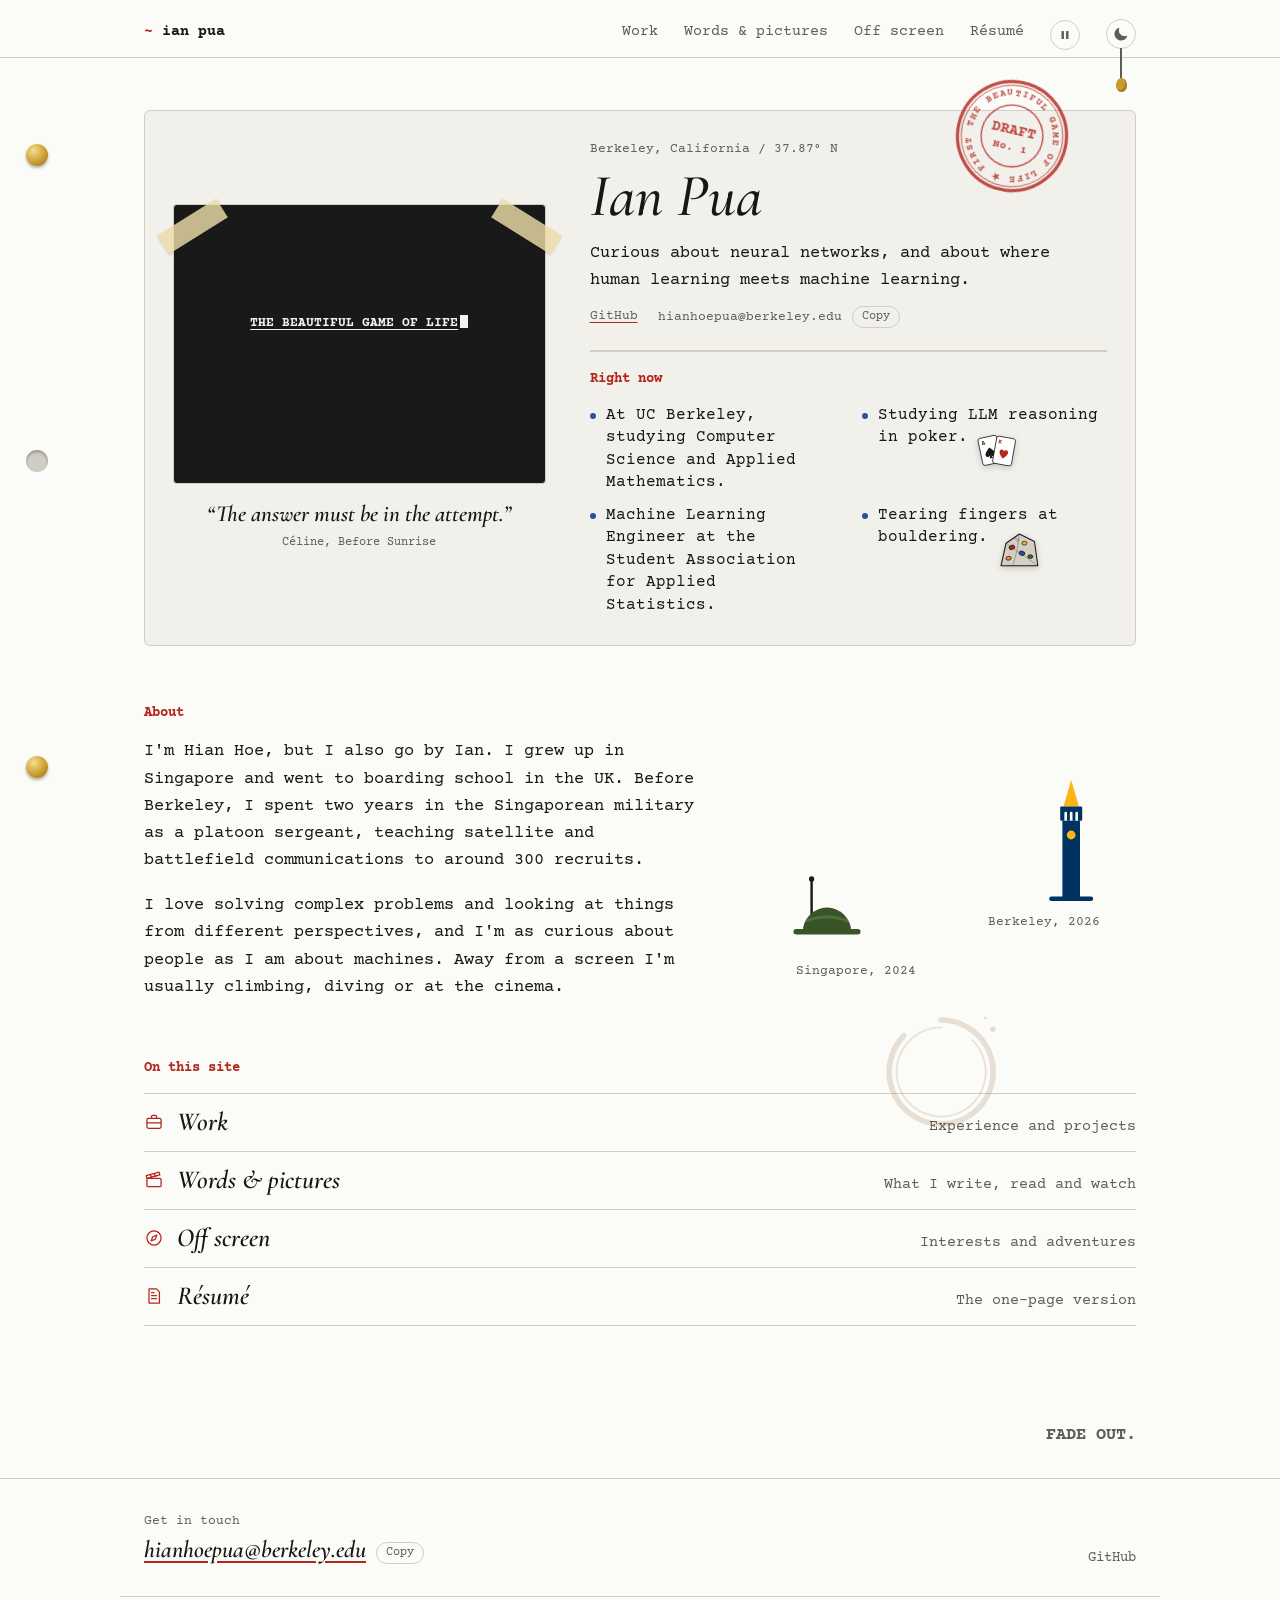
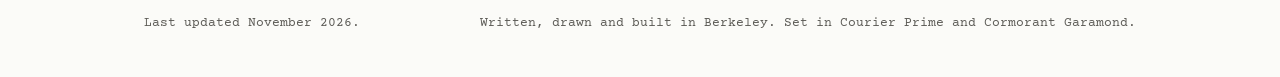
<file: index.html>
<!DOCTYPE html>
<html lang="en">
<head>
<meta charset="utf-8">
<meta name="viewport" content="width=device-width, initial-scale=1">
<title>Ian Pua</title>
<meta name="description" content="Ian Pua. Computer Science and Applied Mathematics at UC Berkeley.">

<!-- Link preview, shown when the site is shared. Change the address below if the site moves. -->
<meta property="og:type" content="website">
<meta property="og:title" content="Ian Pua">
<meta property="og:description" content="Computer Science and Applied Mathematics at UC Berkeley. Studying LLM reasoning in poker.">
<meta property="og:url" content="https://phihooo.github.io/">
<meta property="og:image" content="https://phihooo.github.io/og.png">
<meta name="twitter:card" content="summary_large_image">

<link rel="icon" href="favicon.svg" type="image/svg+xml">
<link rel="alternate icon" href="favicon.png" type="image/png">
<link rel="apple-touch-icon" href="apple-touch-icon.png">
<link rel="preconnect" href="https://fonts.googleapis.com">
<link rel="preconnect" href="https://fonts.gstatic.com" crossorigin>
<link href="https://fonts.googleapis.com/css2?family=Caveat:wght@500;700&family=Cormorant+Garamond:ital,wght@1,500;1,600&family=Courier+Prime:ital,wght@0,400;0,700;1,400&display=swap" rel="stylesheet">
<link rel="stylesheet" href="css/site.css">
</head>
<body>

<a class="skip" href="#main">Skip to content</a>

<div class="lights" id="lights" aria-hidden="true"></div>

<div class="holes" aria-hidden="true"><i class="brad"></i><i></i><i class="brad"></i></div>

<header class="top">
  <nav class="nav" aria-label="Main">
    <a class="wordmark" href="#home" data-route="home">ian pua</a>
    <ul class="nav-links">
      <li><a href="#work" data-route="work">Work</a></li>
      <li><a href="#media" data-route="media">Words &amp; pictures</a></li>
      <li><a href="#offscreen" data-route="offscreen">Off screen</a></li>
      <li><a href="#resume" data-route="resume">Résumé</a></li>
      <li><button type="button" class="mode motion" id="motion"></button></li>
      <li><button type="button" class="mode" id="mode"><span class="mode-ico" id="mode-ico"></span><span class="cord" aria-hidden="true"><i class="cord-line"></i><i class="cord-bead"></i></span></button></li>
    </ul>
  </nav>
</header>

<main id="main">

  <noscript>
    <div class="wrap noscript">
      <h1>Ian Pua</h1>
      <p>Computer Science and Applied Mathematics at UC Berkeley. Studying LLM reasoning in poker, and a Machine Learning Engineer at the Student Association for Applied Statistics.</p>
      <p>I'm Hian Hoe, but I also go by Ian. I grew up in Singapore, went to boarding school in the UK, and spent two years in the Singaporean military before Berkeley.</p>
      <p>Email: hianhoepua@berkeley.edu<br>GitHub: <a href="https://github.com/phihooo">github.com/phihooo</a></p>
      <p>The rest of this site needs JavaScript switched on.</p>
    </div>
  </noscript>

  <!-- HOME -->
  <section class="view" data-view="home">
    <div class="wrap">
      <div class="card">
        <span class="sticker st-stamp" data-sticker="stamp" aria-hidden="true"></span>
        <div class="screen-col">
          <div class="screen">
            <i class="tape tape-l" aria-hidden="true"></i><i class="tape tape-r" aria-hidden="true"></i>
            <canvas id="leader" aria-hidden="true"></canvas>
            <div class="screen-html" id="screen-html" hidden></div>
          </div>
          <blockquote class="quote" id="quote" hidden></blockquote>
        </div>
        <div class="intro">
          <p class="where" id="where"></p>
          <h1 class="name"><span class="name-hit" id="name-hit" tabindex="0" aria-label="Ian Pua, also Hian Hoe Pua"><span class="first" id="first-name" aria-hidden="true"><span class="f-a">Ian</span><span class="f-b">Hian Hoe</span></span><span aria-hidden="true"> Pua</span></span></h1>
          <p class="hero-line" id="tagline"></p>
          <p class="contact-row" id="hero-links"></p>
          <h2 class="h-small rule-top">Right now</h2>
          <ul class="now" id="now-list"></ul>
        </div>
      </div>

      <section class="home-about" id="sec-about">
        <h2 class="h-small">About</h2>
        <div class="about-grid">
          <div class="prose" id="about-prose"></div>
          <dl class="facts" id="about-facts"></dl>
          <figure class="walk">
            <svg viewBox="0 0 300 204" role="img" aria-label="A trail of footprints leading from an army helmet with a radio antenna to a campus bell tower, changing from green boot prints to blue shoe prints along the way.">
              <!-- start: helmet with a signaller's antenna -->
              <g class="start">
                <path class="antenna" d="M26 150 V112"/>
                <circle class="antenna-tip" cx="26" cy="110" r="2.4"/>
                <path class="helmet" d="M18 158 a22 22 0 0 1 44 0 z"/>
                <path class="helmet-brim" d="M12 158 h56"/>
                <path class="helmet-band" d="M22 148 q18 -7 36 0"/>
              </g>
              <!-- the walk -->
              <g class="print" style="--i:0;--mix:100%" transform="translate(86.5 154.0) rotate(113)"><rect x="-4.6" y="-9" width="9.2" height="10.5" rx="2.6"/><rect x="-3.9" y="3.4" width="7.8" height="5.6" rx="1.6"/></g>
              <g class="print" style="--i:1;--mix:89%" transform="translate(100.4 169.8) rotate(88)"><rect x="-4.6" y="-9" width="9.2" height="10.5" rx="2.6"/><rect x="-3.9" y="3.4" width="7.8" height="5.6" rx="1.6"/></g>
              <g class="print" style="--i:2;--mix:78%" transform="translate(112.2 153.9) rotate(66)"><rect x="-4.6" y="-9" width="9.2" height="10.5" rx="2.6"/><rect x="-3.9" y="3.4" width="7.8" height="5.6" rx="1.6"/></g>
              <g class="print" style="--i:3;--mix:67%" transform="translate(132.4 156.8) rotate(53)"><rect x="-4.6" y="-9" width="9.2" height="10.5" rx="2.6"/><rect x="-3.9" y="3.4" width="7.8" height="5.6" rx="1.6"/></g>
              <g class="print" style="--i:4;--mix:56%" transform="translate(137.6 135.6) rotate(49)"><rect x="-4.6" y="-9" width="9.2" height="10.5" rx="2.6"/><rect x="-3.9" y="3.4" width="7.8" height="5.6" rx="1.6"/></g>
              <g class="print" style="--i:5;--mix:44%" transform="translate(159.9 133.6) rotate(51)"><ellipse cx="0" cy="-3.6" rx="4.4" ry="6.2"/><ellipse cx="0" cy="6.2" rx="3.3" ry="3.2"/></g>
              <g class="print" style="--i:6;--mix:33%" transform="translate(167.5 112.2) rotate(59)"><ellipse cx="0" cy="-3.6" rx="4.4" ry="6.2"/><ellipse cx="0" cy="6.2" rx="3.3" ry="3.2"/></g>
              <g class="print" style="--i:7;--mix:22%" transform="translate(189.6 116.3) rotate(73)"><ellipse cx="0" cy="-3.6" rx="4.4" ry="6.2"/><ellipse cx="0" cy="6.2" rx="3.3" ry="3.2"/></g>
              <g class="print" style="--i:8;--mix:11%" transform="translate(207.4 101.0) rotate(92)"><ellipse cx="0" cy="-3.6" rx="4.4" ry="6.2"/><ellipse cx="0" cy="6.2" rx="3.3" ry="3.2"/></g>
              <g class="print" style="--i:9;--mix:0%" transform="translate(227.8 118.1) rotate(109)"><ellipse cx="0" cy="-3.6" rx="4.4" ry="6.2"/><ellipse cx="0" cy="6.2" rx="3.3" ry="3.2"/></g>
              <!-- end: a campus bell tower -->
              <g class="finish">
                <path class="spire" d="M262 20 L255 44 H269 Z"/>
                <rect class="belfry" x="252" y="44" width="20" height="13" rx="1"/>
                <path class="arches" d="M257 57 v-7 M262 57 v-7 M267 57 v-7"/>
                <rect class="tower" x="254" y="57" width="16" height="71"/>
                <circle class="clock" cx="262" cy="70" r="4"/>
                <path class="tower-base" d="M244 128 h36"/>
              </g>
              <text class="tag" x="12" y="196">Singapore, 2024</text>
              <text class="tag" x="288" y="152" text-anchor="end">Berkeley, 2026</text>
            </svg>
          </figure>
        </div>
      </section>

      <div class="home-index">
        <span class="sticker st-coffee" data-sticker="coffee" aria-hidden="true"></span>
        <h2 class="h-small">On this site</h2>
        <ul class="index">
          <li><a href="#work"><span class="index-name"><span class="ico" data-icon="work"></span>Work</span><span class="index-note">Experience and projects</span></a></li>
          <li><a href="#media"><span class="index-name"><span class="ico" data-icon="film"></span>Words &amp; pictures</span><span class="index-note">What I write, read and watch</span></a></li>
          <li><a href="#offscreen"><span class="index-name"><span class="ico" data-icon="compass"></span>Off screen</span><span class="index-note">Interests and adventures</span></a></li>
          <li><a href="#resume"><span class="index-name"><span class="ico" data-icon="article"></span>Résumé</span><span class="index-note">The one-page version</span></a></li>
        </ul>
      </div>
    </div>
  </section>

  <!-- WORK: experience + projects -->
  <section class="view" data-view="work" hidden>
    <div class="wrap page">
      <h1 class="page-title slug">Work</h1>
      <div class="sticky" aria-hidden="true">still writing<br>this part.<br>back soon!</div>
      <section class="part" id="sec-experience">
        <h2 class="sub"><span class="ico" data-icon="work"></span>Experience</h2>
        <ol class="xp" id="xp-list" hidden></ol>
        <div class="pending" id="xp-empty">
          <p class="pending-title">Coming soon</p>
          <p class="pending-note">I'm writing this section up. Until then, my GitHub is the best place to see what I've been doing.</p>
        </div>
      </section>
      <section class="part" id="sec-projects">
        <h2 class="sub"><span class="ico" data-icon="cube"></span>Projects</h2>
        <ul class="projects" id="proj-list" hidden></ul>
        <div class="pending" id="proj-empty">
          <p class="pending-title">Coming soon</p>
          <p class="pending-note">Project write-ups are on the way.</p>
        </div>
      </section>
    </div>
  </section>

  <!-- WORDS & PICTURES: writing + media diet -->
  <section class="view" data-view="media" hidden>
    <div class="wrap page">
      <h1 class="page-title slug">Words &amp; pictures</h1>
      <div class="page-stickers" aria-hidden="true"><span class="sticker st-ticket" data-sticker="ticket"></span><span class="sticker st-popcorn" data-sticker="popcorn"></span></div>
      <p class="page-lede">What I write, and the books, films, TV and articles I take in.</p>
      <section class="part" id="sec-writing">
        <h2 class="sub"><span class="ico" data-icon="pen"></span>Writing</h2>
        <ul class="posts" id="writing-list"></ul>
      </section>
      <section class="part" id="sec-media">
        <h2 class="sub"><span class="ico" data-icon="film"></span>Media diet</h2>
        <div class="chips" id="media-filters" role="group" aria-label="Filter by type"></div>
        <ul class="shelf" id="media-list"></ul>
      </section>
    </div>
  </section>

  <!-- ONE ESSAY (filled in by site.js) -->
  <section class="view" data-view="post" hidden>
    <div class="wrap page">
      <p class="back"><a href="#writing">Back to Writing</a></p>
      <article>
        <p class="post-when" id="post-when"></p>
        <h1 class="page-title" id="post-title"></h1>
        <div class="prose essay" id="post-body"></div>
      </article>
    </div>
  </section>

  <!-- OFF SCREEN: interests + adventures -->
  <section class="view" data-view="offscreen" hidden>
    <div class="wrap page">
      <h1 class="page-title slug ext">Off screen</h1>
      <p class="page-lede">What I do away from a screen, and where I've been.</p>
      <section class="part" id="sec-interests">
        <h2 class="sub"><span class="ico" data-icon="heart"></span>Interests</h2>
        <ul class="interests" id="interests-list"></ul>
      </section>
      <section class="part" id="sec-adventures">
        <h2 class="sub"><span class="ico" data-icon="compass"></span>Adventures</h2>
        <div class="passport" aria-hidden="true"><span class="sticker" data-sticker="stampsg"></span><span class="sticker" data-sticker="stampuk"></span><span class="sticker" data-sticker="stampus"></span></div>
        <p class="countdown" id="countdown" hidden></p>
        <dl class="stats" id="adventure-stats"></dl>
        <div class="map" id="map"></div>
        <ul class="pins" id="pin-list"></ul>
        <h3 class="h-small">Log</h3>
        <ul class="posts" id="adventure-log"></ul>
      </section>
    </div>
  </section>

  <!-- RÉSUMÉ -->
  <section class="view" data-view="resume" hidden>
    <div class="wrap page">
      <h1 class="page-title slug">Résumé</h1>
      <div class="clipped"><span class="sticker st-clip" data-sticker="clip" aria-hidden="true"></span><div class="pending" id="resume-box"></div></div>
    </div>
  </section>

</main>

<p class="fade-out wrap" aria-hidden="true">FADE OUT.</p>

<footer class="foot">
  <div class="wrap foot-row">
    <div>
      <p class="foot-label">Get in touch</p>
      <p class="foot-email" id="foot-email"></p>
    </div>
    <ul class="foot-links" id="foot-links"></ul>
  </div>
  <div class="wrap foot-credits">
    <span id="foot-updated"></span>
    <span>Written, drawn and built in Berkeley. Set in Courier Prime and Cormorant Garamond.</span>
  </div>
</footer>

<script src="js/content.js"></script>
<script src="js/world.js"></script>
<script src="js/site.js"></script>
</body>
</html>
</file>
<file: css/site.css>
/* Layout idea: the site is a screenplay. One typewriter face, page titles
   written as scene headings (INT. ABOUT - DAY), and day or night depending
   on the light or dark mode. */
:root {
  --paper: #fbfbf8;   /* page background */
  --shelf: #f1f0ea;   /* raised surfaces */
  --line:  #cfcdc4;   /* borders and rules */
  --ink:   #171717;   /* main text */
  --mist:  #5d5c57;   /* secondary text */
  --red:   #b3261e;   /* accent: the red pencil */
  --blue:  #2a4fa3;   /* second accent: the blue pencil */
  --land:  #e4e2d9;   /* land on the map */
  --tod: "DAY";       /* time of day in the scene headings */

  --type: "Courier Prime", "Courier New", Courier, monospace;
  --title: "Cormorant Garamond", "Times New Roman", serif;   /* italic serif for the name and for titles */
  color-scheme: light;
}
@media (prefers-color-scheme: dark) {
  :root:not([data-theme="light"]) {
    --paper: #141413; --shelf: #1e1e1c; --line: #3b3a36; --ink: #ecebe5; --mist: #a5a39b;
    --red: #ff8073; --blue: #93b2ff; --land: #2a2a27; --tod: "NIGHT";
    color-scheme: dark;
  }
}
:root[data-theme="dark"] {
  --paper: #141413; --shelf: #1e1e1c; --line: #3b3a36; --ink: #ecebe5; --mist: #a5a39b;
  --red: #ff8073; --blue: #93b2ff; --land: #2a2a27; --tod: "NIGHT";
  color-scheme: dark;
}

* { box-sizing: border-box; }
html { -webkit-text-size-adjust: 100%; }
body {
  margin: 0; background: var(--paper); color: var(--ink);
  font-family: var(--type); font-size: 17px; line-height: 1.6;
  min-height: 100vh; display: flex; flex-direction: column;
}
main { flex: 1; }
a { color: inherit; }
a:focus-visible, button:focus-visible { outline: 2px solid var(--red); outline-offset: 3px; border-radius: 2px; }
h1, h2, h3, p, ul, ol, dl, dd, blockquote { margin: 0; }
ul, ol { padding: 0; list-style: none; }
h1, h2, h3 { text-wrap: balance; }
button { font: inherit; }

.wrap { width: 100%; max-width: 1040px; margin: 0 auto; padding: 0 24px; }
.skip { position: absolute; left: -9999px; top: 8px; background: var(--red); color: var(--paper); padding: 6px 12px; font-size: 14px; }
.skip:focus { left: 16px; z-index: 40; }

/* ---------- top bar ---------- */
.top { position: sticky; top: 0; z-index: 10; background: color-mix(in srgb, var(--paper) 92%, transparent); backdrop-filter: blur(8px); border-bottom: 1px solid var(--line); }
.nav { max-width: 1040px; margin: 0 auto; padding: 12px 24px; display: flex; align-items: baseline; justify-content: space-between; gap: 8px 24px; flex-wrap: wrap; }
.wordmark { font-weight: 700; font-size: 15px; text-decoration: none; }
.wordmark::before { content: "~ "; color: var(--red); }
.nav-links { display: flex; flex-wrap: wrap; align-items: baseline; gap: 4px 26px; }
.nav-links a { font-size: 15px; color: var(--mist); text-decoration: none; padding: 2px 0; border-bottom: 1px solid transparent; }
.nav-links a:hover { color: var(--ink); }
.nav-links a[aria-current="page"] { color: var(--ink); border-bottom-color: var(--red); }
.mode { display: inline-flex; align-items: center; justify-content: center; width: 30px; height: 30px; color: var(--mist); background: transparent; border: 1px solid var(--line); border-radius: 50%; padding: 0; cursor: pointer; position: relative; top: 7px; }
.mode:hover { color: var(--ink); border-color: var(--mist); }

/* ---------- home ---------- */
.card { display: grid; grid-template-columns: minmax(0, 0.9fr) minmax(0, 1.25fr); gap: 44px; align-items: center; margin-top: 52px; padding: 28px; background: var(--shelf); border: 1px solid var(--line); border-radius: 6px; }
.screen { position: relative; aspect-ratio: 4 / 3; overflow: hidden; background: #191919; border: 1px solid var(--line); border-radius: 4px; }
.screen canvas { position: absolute; inset: 0; width: 100%; height: 100%; display: block; }
.screen-cap { position: absolute; left: 14px; right: 14px; bottom: 11px; display: grid; gap: 1px; }
.cap-label { font-size: 11px; color: #ff9c92; }
.cap-title { font-weight: 700; font-size: 15px; line-height: 1.2; color: #f4f1ea; text-transform: uppercase; }

.where { font-size: 13px; color: var(--mist); }
.name { font-family: var(--title); font-style: italic; font-weight: 500; font-size: 60px; line-height: 1; margin: 6px 0 14px; }
.hero-line { max-width: 30em; }
.contact-row { display: flex; flex-wrap: wrap; gap: 4px 20px; margin-top: 12px; font-size: 13px; color: var(--mist); }
.contact-row a { text-decoration-color: var(--red); text-underline-offset: 3px; }
.rule-top { border-top: 2px solid var(--line); padding-top: 16px; margin-top: 22px; }
.h-small { font-weight: 700; font-size: 14px; color: var(--red); margin-bottom: 14px; }
.now { display: grid; grid-template-columns: repeat(2, minmax(0, 1fr)); gap: 10px 28px; font-size: 15.5px; line-height: 1.45; }
.now li { padding-left: 16px; position: relative; }
.now li::before { content: ""; position: absolute; left: 0; top: 0.55em; width: 6px; height: 6px; border-radius: 50%; background: var(--blue); }
.path { font-size: 12px; color: var(--mist); margin-top: 18px; }

.home-index { padding: 60px 0 88px; }
.index { border-top: 1px solid var(--line); }
.index a { display: flex; align-items: baseline; justify-content: space-between; gap: 4px 24px; flex-wrap: wrap; padding: 12px 0; border-bottom: 1px solid var(--line); text-decoration: none; }
.index-name { font-weight: 700; font-size: 20px; line-height: 1.2; }
.index-note { color: var(--mist); font-size: 15px; }
.index a:hover .index-name { color: var(--red); }

/* ---------- inner pages ---------- */
.page { padding-top: 60px; padding-bottom: 96px; }
.page-title { font-weight: 700; font-size: clamp(24px, 4vw, 36px); line-height: 1.15; text-transform: uppercase; margin-bottom: 18px; }
.slug::before { content: "INT. "; }
.slug.ext::before { content: "EXT. "; }
.slug::after { content: " \2013  " var(--tod); }
.page-lede { color: var(--mist); max-width: 38em; margin-bottom: 40px; }
.page .h-small { margin-top: 44px; }

.about-grid { display: grid; grid-template-columns: 1.6fr 1fr; gap: 52px; margin-top: 30px; }
.prose { display: grid; gap: 18px; max-width: 38em; }
.facts { align-self: start; display: grid; gap: 14px; background: var(--shelf); border: 1px solid var(--line); border-radius: 6px; padding: 22px; }
.facts dt { font-size: 13px; color: var(--mist); }
.facts dd { font-size: 16px; line-height: 1.4; }

.pending { margin-top: 30px; max-width: 34em; border-left: 3px solid var(--red); padding: 4px 0 4px 20px; }
.pending-title { font-weight: 700; font-size: 22px; text-transform: uppercase; }
.pending-note { color: var(--mist); margin-top: 6px; }
.button { display: inline-block; margin-top: 14px; font-weight: 700; text-decoration: none; color: var(--paper); background: var(--ink); border-radius: 4px; padding: 10px 18px; }
.button:hover { background: var(--red); }

.shelf { border-top: 1px solid var(--line); }
.shelf li { padding: 16px 0; border-bottom: 1px solid var(--line); }
.media-row { display: grid; grid-template-columns: 1fr auto; gap: 4px 22px; align-items: baseline; }
.media-type { font-size: 13px; color: var(--red); }
.media-when { font-size: 13px; color: var(--mist); white-space: nowrap; }
.media-status { font-size: 12px; font-weight: 400; color: var(--blue); margin-left: 10px; white-space: nowrap; text-transform: none; }
.book-title { font-weight: 700; font-size: 19px; line-height: 1.3; }
.book-title a { text-decoration-color: var(--red); text-underline-offset: 4px; }
.book-author { color: var(--mist); font-size: 15px; }
.book-note { margin-top: 8px; max-width: 38em; }
.empty { color: var(--mist); font-style: italic; }

.chips { display: flex; flex-wrap: wrap; gap: 8px; margin-bottom: 26px; }
.chips button { font-size: 13px; line-height: 1; color: var(--mist); background: transparent; border: 1px solid var(--line); border-radius: 999px; padding: 8px 14px; cursor: pointer; }
.chips button:hover { color: var(--ink); border-color: var(--mist); }
.chips button[aria-pressed="true"] { color: var(--paper); background: var(--ink); border-color: var(--ink); }

.posts { border-top: 1px solid var(--line); }
.posts li { display: grid; grid-template-columns: 130px 1fr; gap: 4px 24px; padding: 18px 0; border-bottom: 1px solid var(--line); }
.post-when { font-size: 13px; color: var(--mist); padding-top: 4px; }
.post-title { font-weight: 700; font-size: 19px; line-height: 1.3; }
.post-title a { text-decoration-color: var(--red); text-underline-offset: 4px; }
.post-blurb { color: var(--mist); margin-top: 6px; max-width: 38em; }

.back { font-size: 14px; margin-bottom: 28px; }
.back a { color: var(--mist); text-decoration-color: var(--line); text-underline-offset: 4px; }
.back a::before { content: "< "; }
.essay { margin-top: 22px; }
.essay h2 { font-size: 18px; text-transform: uppercase; margin-top: 14px; }
.essay blockquote { border-left: 3px solid var(--line); padding-left: 18px; color: var(--mist); }

.interests { display: grid; grid-template-columns: repeat(2, 1fr); gap: 0 52px; border-top: 1px solid var(--line); }
.interests li { padding: 20px 0; border-bottom: 1px solid var(--line); }
.interest-name { font-weight: 700; font-size: 20px; line-height: 1.25; }
.interest-note { color: var(--mist); margin-top: 6px; max-width: 28em; }

/* adventures */
.countdown { display: inline-block; font-weight: 700; border: 1px solid var(--red); color: var(--red); border-radius: 4px; padding: 6px 12px; margin-bottom: 28px; }
.stats { display: flex; flex-wrap: wrap; gap: 14px 44px; margin-bottom: 22px; }
.stats dt { font-size: 13px; color: var(--mist); }
.stats dd { font-weight: 700; font-size: 28px; line-height: 1.1; font-variant-numeric: tabular-nums; }
.map { background: var(--shelf); border: 1px solid var(--line); border-radius: 6px; overflow: hidden; }
.map svg { display: block; width: 100%; height: auto; }
.map .land { fill: var(--land); stroke: var(--line); stroke-width: 0.6; }
.map .leg { fill: none; stroke: var(--red); stroke-width: 1; stroke-dasharray: 3 4; opacity: .7; }
.map .pin circle { fill: var(--red); stroke: var(--paper); stroke-width: 1.5; }
.map .pin.here circle { fill: var(--blue); }
.map .pin text { font-family: var(--type); font-size: 11px; font-weight: 700; fill: var(--ink); paint-order: stroke; stroke: var(--shelf); stroke-width: 3px; }
.pins { display: flex; flex-wrap: wrap; gap: 8px 28px; margin-top: 16px; font-size: 15px; }
.pins li::before { content: ""; display: inline-block; width: 8px; height: 8px; border-radius: 50%; background: var(--red); margin-right: 8px; }
.pins li.here::before { background: var(--blue); }
.pins span { color: var(--mist); }

/* ---------- footer ---------- */
.foot { border-top: 1px solid var(--line); padding: 32px 0 44px; }
.foot-row { display: flex; justify-content: space-between; align-items: flex-end; gap: 20px 40px; flex-wrap: wrap; }
.foot-label { font-size: 13px; color: var(--mist); }
.foot-email { font-weight: 700; font-size: 18px; overflow-wrap: anywhere; }
.foot-email a { text-decoration-color: var(--red); text-underline-offset: 4px; }
.foot-links { display: flex; gap: 22px; flex-wrap: wrap; font-size: 14px; }
.foot-links a { color: var(--mist); text-decoration: none; }
.foot-links a:hover { color: var(--red); }

/* ---------- small screens ---------- */
@media (max-width: 820px) {
  body { font-size: 16px; }
  .card { grid-template-columns: 1fr; gap: 24px; padding: 18px; margin-top: 26px; }
  .name { font-size: 50px; }
  .about-grid { grid-template-columns: 1fr; gap: 36px; }
  .interests, .now { grid-template-columns: 1fr; }
  .posts li { grid-template-columns: 1fr; }
  .media-row { grid-template-columns: 1fr auto; }
  .media-type { grid-column: 1 / -1; }
  .post-when { padding-top: 0; }
  .page { padding-top: 40px; padding-bottom: 64px; }
  .home-index { padding: 40px 0 64px; }
  .wrap, .nav { padding-left: 18px; padding-right: 18px; }
  .map .pin text { font-size: 20px; }
  .map .pin circle { r: 8; }
}

[hidden] { display: none !important; }

/* italic serif for titles; the typewriter face stays for everything else */
.index-name, .book-title, .post-title, .interest-name, .foot-email { font-family: var(--title); font-style: italic; font-weight: 600; }
.index-name { font-size: 26px; }
.book-title, .post-title { font-size: 25px; line-height: 1.2; }
.interest-name { font-size: 27px; }
.foot-email { font-size: 24px; }
.media-status { font-family: var(--type); font-style: normal; }
.screen-cap:not(:has(span:not(:empty))) { display: none; }

/* ---------- what the home page screen can show ---------- */
.screen-html { position: absolute; inset: 0; color: #f2f2f2; font-family: var(--type); }
.sc-heading { height: 100%; display: grid; place-content: center; text-align: center; gap: 8px; padding: 16px; }
.sc-heading b { font-size: clamp(17px, 2.3vw, 23px); line-height: 1.25; text-transform: uppercase; }
.sc-heading span { font-size: 13px; color: #b9b7b0; }
.sc-fade { height: 100%; display: flex; flex-direction: column; justify-content: center; gap: 12px; padding: 20px 22px; font-size: 14px; line-height: 1.5; }
.sc-fade b { text-transform: uppercase; }
.sc-fade .cursor { display: inline-block; width: 8px; height: 1em; background: #f2f2f2; vertical-align: -2px; margin-left: 2px; animation: blink 1s steps(1) infinite; }
@keyframes blink { 50% { opacity: 0; } }
.sc-slate { height: 100%; display: grid; grid-template-rows: 22% 1fr; background: #111; }
.sc-slate .sticks { background: repeating-linear-gradient(115deg, #f2f2f2 0 24px, #111 24px 48px); border-bottom: 3px solid #f2f2f2; }
.sc-slate dl { display: grid; grid-template-columns: 1fr 1fr; margin: 0; }
.sc-slate dl > div { padding: 8px 14px; border-right: 1px solid #5a5a5a; border-bottom: 1px solid #5a5a5a; display: flex; flex-direction: column; justify-content: center; min-width: 0; }
.sc-slate dl > div:nth-child(2n) { border-right: 0; }
.sc-slate dl > div:nth-last-child(-n+2) { border-bottom: 0; }
.sc-slate dt { font-size: 10px; color: #b9b7b0; letter-spacing: .08em; }
.sc-slate dd { font-weight: 700; font-size: clamp(15px, 2vw, 20px); line-height: 1.2; text-transform: uppercase; font-variant-numeric: tabular-nums; }

@media (prefers-reduced-motion: reduce) { .sc-fade .cursor { animation: none; } }

/* sections inside a combined page */
.part { scroll-margin-top: 80px; }
.part + .part { margin-top: 72px; }
.sub { font-weight: 700; font-size: 20px; text-transform: uppercase; padding-bottom: 10px; border-bottom: 2px solid var(--ink); margin-bottom: 24px; }
.part .pending { margin-top: 0; }
.part .posts, .part .shelf, .part .interests { border-top: 0; }
.part .posts li:first-child, .part .shelf li:first-child { padding-top: 0; }
.part .interests li:nth-child(-n+2) { padding-top: 0; }
.part .h-small { margin-top: 40px; }
.page-title + .part { margin-top: 30px; }

/* interest icons */
.interest { display: grid; grid-template-columns: 44px 1fr; gap: 16px; align-items: start; }
.interest-mark { width: 44px; height: 44px; color: var(--red); }
.interest-mark svg { width: 100%; height: 100%; display: block; }
.interest-mark img { width: 100%; height: 100%; object-fit: contain; display: block; border-radius: 4px; }
.part .shelf li { padding: 11px 0; }
.part .shelf li:first-child { padding-top: 0; }
.media-fav { color: var(--red); }

/* icons */
.ico { display: inline-block; width: 1.15em; height: 1.15em; vertical-align: -0.2em; margin-right: 0.5em; color: var(--red); }
.ico svg { width: 100%; height: 100%; display: block; }
.facts dt .ico { width: 15px; height: 15px; margin-right: 7px; vertical-align: -3px; }
.index-name .ico { width: 20px; height: 20px; vertical-align: -2px; }

/* media diet groups */
.part .shelf li.media-group { font-weight: 700; font-size: 15px; text-transform: uppercase; padding: 30px 0 8px; border-bottom: 1px solid var(--ink); }
.part .shelf li.media-group:first-child { padding-top: 6px; }
.part .shelf li.media-group + li { padding-top: 11px; }
@media (max-width: 820px) { .media-row { grid-template-columns: 1fr auto; } }

/* title page on the screen, and the quote under it */
.sc-fade { gap: 9px; font-size: 13px; padding: 16px 20px; }
.sc-titlepage { display: grid; gap: 2px; text-align: center; margin-bottom: 10px; }
.sc-titlepage .sc-title { text-decoration: underline; text-underline-offset: 3px; }
.screen-col { display: grid; gap: 16px; }
.quote { text-align: center; }
.quote p { font-family: var(--title); font-style: italic; font-weight: 600; font-size: 23px; line-height: 1.25; }
.quote cite { display: block; font-style: normal; font-size: 12px; color: var(--mist); margin-top: 4px; }

/* about, now on the home page */
.home-about { padding-top: 56px; scroll-margin-top: 80px; }
.home-about .about-grid { margin-top: 0; }
.home-index { padding-top: 56px; }
.about-grid.solo { grid-template-columns: 1fr; }

/* About: footprints from the army to Berkeley */
.walk { --army: #4f6f3a; --army-dark: #3a5429; --cal: #003262; --gold: #fdb515; }
:root[data-theme="dark"] .walk { --army: #8fb574; --army-dark: #7da163; --cal: #6fa0e8; }
@media (prefers-color-scheme: dark) { :root:not([data-theme="light"]) .walk { --army: #8fb574; --army-dark: #7da163; --cal: #6fa0e8; } }
.home-about .about-grid { grid-template-columns: 1.5fr 1fr; align-items: center; }
.walk { margin: 0; justify-self: center; width: 100%; max-width: 330px; }
.walk svg { display: block; width: 100%; height: auto; overflow: visible; }
.walk .helmet { fill: var(--army-dark); }
.walk .helmet-brim { fill: none; stroke: var(--army-dark); stroke-width: 5; stroke-linecap: round; }
.walk .helmet-band { fill: none; stroke: var(--army); stroke-width: 2.5; stroke-linecap: round; }
.walk .antenna { fill: none; stroke: var(--ink); stroke-width: 2.2; stroke-linecap: round; }
.walk .antenna-tip { fill: var(--ink); }
.walk .tower { fill: var(--cal); }
.walk .belfry { fill: var(--cal); }
.walk .arches { fill: none; stroke: var(--paper); stroke-width: 2.4; stroke-linecap: round; }
.walk .spire, .walk .clock { fill: var(--gold); }
.walk .tower-base { fill: none; stroke: var(--cal); stroke-width: 4; stroke-linecap: round; }
.walk .tag { font-family: var(--type); font-size: 11.5px; fill: var(--mist); }
.walk .print { fill: color-mix(in srgb, var(--army) var(--mix), var(--cal)); animation: step 5.5s linear infinite; animation-delay: calc(var(--i) * 0.26s); opacity: 0; }
@keyframes step { 0% { opacity: 0; } 3% { opacity: 1; } 62% { opacity: 1; } 78%, 100% { opacity: 0; } }
@media (prefers-reduced-motion: reduce) { .walk .print { animation: none; opacity: 1; } }
@media (max-width: 820px) { .home-about .about-grid { grid-template-columns: 1fr; } }

/* ---------- stickers, stamps and doodles ---------- */
.sticker { display: block; pointer-events: none; }
.sticker svg { display: block; width: 100%; height: auto; overflow: visible; }
.card { position: relative; }
.st-stamp { position: absolute; top: -34px; right: -26px; width: 118px; transform: rotate(13deg); opacity: .82; z-index: 2; }
.st-cards { position: absolute; bottom: -40px; right: 34px; width: 92px; z-index: 2; filter: drop-shadow(0 3px 4px rgba(0,0,0,.18)); }
.tape { position: absolute; z-index: 3; width: 70px; height: 22px; background: rgba(236, 219, 166, 0.82); box-shadow: 0 1px 2px rgba(0,0,0,.18); }
.tape-l { top: -8px; left: -22px; transform: rotate(-32deg); }
.tape-r { top: -8px; right: -22px; transform: rotate(32deg); }
.screen { overflow: visible; }
.screen canvas, .screen-html { border-radius: 4px; overflow: hidden; }
.scribble { font-family: "Caveat", "Segoe Print", cursive; font-weight: 700; font-size: 21px; line-height: 1; color: var(--red); display: flex; align-items: flex-end; justify-content: center; gap: 4px; transform: rotate(-2deg); margin-top: -4px; }
.st-arrow { width: 26px; flex: none; }
.home-index { position: relative; }
.st-coffee { position: absolute; top: 6px; right: 130px; width: 130px; }
.sticky { font-family: "Caveat", "Segoe Print", cursive; font-weight: 700; font-size: 25px; line-height: 1.1; color: #2b2610; background: #ffe46b; width: 168px; padding: 22px 16px 26px; transform: rotate(4deg); box-shadow: 0 8px 14px rgba(0,0,0,.18); text-align: center; position: absolute; right: 40px; top: 120px; }
.page { position: relative; }
.page-stickers { position: absolute; right: 24px; top: 26px; display: flex; align-items: flex-end; gap: 4px; }
.st-ticket { width: 150px; transform: rotate(-8deg); filter: drop-shadow(0 3px 4px rgba(0,0,0,.18)); }
.st-popcorn { width: 76px; transform: rotate(6deg); }
.passport { display: flex; flex-wrap: wrap; align-items: center; gap: 6px 22px; margin-bottom: 26px; opacity: .88; }
.passport .sticker:nth-child(1) { width: 116px; }
.passport .sticker:nth-child(2) { width: 160px; }
.passport .sticker:nth-child(3) { width: 160px; }
.clipped { position: relative; display: inline-block; margin-top: 30px; background: var(--shelf); border: 1px solid var(--line); padding: 26px 34px 26px 26px; transform: rotate(-1deg); box-shadow: 0 6px 12px rgba(0,0,0,.08); }
.clipped .pending { margin-top: 0; }
.st-clip { position: absolute; top: -30px; left: 26px; width: 34px; transform: rotate(8deg); }
.fade-out { text-align: right; font-weight: 700; padding-top: 8px; padding-bottom: 28px; color: var(--mist); }

/* three-hole punch down the left edge, with brass brads, like a bound script */
.holes { display: none; }
@media (min-width: 1240px) {
  .holes { display: block; position: fixed; left: 26px; top: 0; bottom: 0; width: 22px; z-index: 5; pointer-events: none; }
  .holes i { position: absolute; left: 0; width: 22px; height: 22px; border-radius: 50%; background: var(--line); box-shadow: inset 0 2px 3px rgba(0,0,0,.28); }
  .holes i:nth-child(1) { top: 16%; } .holes i:nth-child(2) { top: 50%; } .holes i:nth-child(3) { top: 84%; }
  .holes i.brad { background: radial-gradient(circle at 35% 30%, #f6dc8c, #c79a2c 60%, #8a6a17); box-shadow: 0 2px 3px rgba(0,0,0,.3); }
}
@media (max-width: 900px) {
  .st-stamp { width: 86px; top: -30px; right: -6px; }
  .st-cards { width: 70px; right: 14px; bottom: -34px; }
  .tape { width: 54px; height: 18px; }
  .tape-l { left: -14px; } .tape-r { right: -14px; }
  .st-coffee { display: none; }
  .page-stickers { position: static; margin: -6px 0 18px; }
  .st-ticket { width: 110px; } .st-popcorn { width: 54px; }
  .sticky { position: static; margin: 4px 0 30px 8px; font-size: 22px; width: 150px; padding: 16px 12px 20px; }
  .passport .sticker:nth-child(1) { width: 92px; } .passport .sticker:nth-child(2), .passport .sticker:nth-child(3) { width: 124px; }
}
@media (max-width: 900px) { .tape-r { display: none; } .st-stamp { top: -40px; right: -8px; width: 78px; } }

/* a small sticker beside each book, film and show */
.media-row { grid-template-columns: 50px 1fr auto; gap: 4px 18px; align-items: center; }
.msticker { width: 50px; height: 50px; padding: 5px; background: #fff; border: 1px solid #d9d7cf; border-radius: 13px; box-shadow: 0 2px 5px rgba(0,0,0,.16); }
.msticker.empty { visibility: hidden; }
.msticker svg { display: block; width: 100%; height: 100%; }
.media-row .book-note { margin-top: 6px; }
@media (max-width: 820px) { .media-row { grid-template-columns: 44px 1fr auto; gap: 4px 12px; } .msticker { width: 44px; height: 44px; border-radius: 11px; } }

/* ---------- motion: everything decorative moves a little ---------- */
.index a .index-name, .msticker svg, .interest-mark { transition: transform .25s ease; }
.index a:hover .index-name { transform: translateX(8px); }
.media-row:hover .msticker svg { transform: scale(1.18) rotate(-6deg); }
.interest:hover .interest-mark { transform: scale(1.15) rotate(-8deg); }

@media (prefers-reduced-motion: no-preference) {
  /* scene headings type themselves each time a page opens */
  .page-title.slug { animation: typed 0.9s steps(22, end) both; }
  @keyframes typed { from { clip-path: inset(0 100% 0 0); } to { clip-path: inset(0 0 0 0); } }

  /* home */
  .st-stamp { animation: thump 0.55s cubic-bezier(.2, 1.4, .4, 1) 0.5s both, breathe 5s ease-in-out 1.2s infinite alternate; }
  @keyframes thump { from { transform: rotate(-4deg) scale(2.4); opacity: 0; } to { transform: rotate(13deg) scale(1); opacity: .82; } }
  @keyframes breathe { from { transform: rotate(13deg); } to { transform: rotate(9deg); } }
  .st-cards { animation: sway-cards 3.2s ease-in-out infinite alternate; transform-origin: 50% 90%; }
  @keyframes sway-cards { from { transform: rotate(-7deg) translateY(0); } to { transform: rotate(8deg) translateY(-5px); } }
  .st-arrow { animation: nudge 1.1s ease-in-out infinite alternate; }
  @keyframes nudge { from { transform: translateY(3px); } to { transform: translateY(-4px); } }
  .tape-l { animation: peel-l 4s ease-in-out infinite alternate; transform-origin: 100% 50%; }
  .tape-r { animation: peel-r 4s ease-in-out 1s infinite alternate; transform-origin: 0 50%; }
  @keyframes peel-l { from { transform: rotate(-32deg); } to { transform: rotate(-27deg); } }
  @keyframes peel-r { from { transform: rotate(32deg); } to { transform: rotate(27deg); } }
  .now li::before { animation: live 1.8s ease-in-out infinite; }
  .now li:nth-child(2)::before { animation-delay: .4s; } .now li:nth-child(3)::before { animation-delay: .8s; } .now li:nth-child(4)::before { animation-delay: 1.2s; }
  @keyframes live { 0%, 100% { transform: scale(1); opacity: 1; } 50% { transform: scale(1.7); opacity: .45; } }
  .st-coffee { animation: turn 60s linear infinite; }
  @keyframes turn { to { transform: rotate(360deg); } }
  .index .ico { animation: bob 2.6s ease-in-out infinite alternate; }
  .index li:nth-child(2) .ico { animation-delay: .5s; } .index li:nth-child(3) .ico { animation-delay: 1s; } .index li:nth-child(4) .ico { animation-delay: 1.5s; }
  @keyframes bob { from { transform: translateY(1.5px) rotate(-5deg); } to { transform: translateY(-2.5px) rotate(6deg); } }

  /* work, words and pictures, résumé */
  .sticky { animation: flutter 2.8s ease-in-out infinite alternate; transform-origin: 50% 0; }
  @keyframes flutter { from { transform: rotate(5deg); } to { transform: rotate(-2deg); } }
  .st-ticket { animation: sway-ticket 3s ease-in-out infinite alternate; }
  @keyframes sway-ticket { from { transform: rotate(-10deg); } to { transform: rotate(-2deg) translateY(-3px); } }
  .st-popcorn { animation: pop 0.9s cubic-bezier(.3, 1.6, .5, 1) infinite alternate; }
  @keyframes pop { from { transform: rotate(6deg) translateY(2px); } to { transform: rotate(2deg) translateY(-7px); } }
  .clipped { animation: hang 4s ease-in-out infinite alternate; transform-origin: 40px 0; }
  @keyframes hang { from { transform: rotate(-1.8deg); } to { transform: rotate(1deg); } }
  .sub .ico { animation: bob 2.6s ease-in-out infinite alternate; }

  /* off screen */
  .passport .sticker { animation: thump-flat 0.45s cubic-bezier(.2, 1.4, .4, 1) both; }
  .passport .sticker:nth-child(1) { animation-delay: .25s; } .passport .sticker:nth-child(2) { animation-delay: .6s; } .passport .sticker:nth-child(3) { animation-delay: .95s; }
  @keyframes thump-flat { from { transform: scale(2.2); opacity: 0; } to { transform: scale(1); opacity: 1; } }
  .map .leg { animation: march 1.2s linear infinite; }
  @keyframes march { to { stroke-dashoffset: -14; } }
  .map .pin.here circle { stroke: var(--blue); animation: ping 1.6s ease-out infinite; }
  @keyframes ping { from { stroke-width: 1; stroke-opacity: .9; } to { stroke-width: 16; stroke-opacity: 0; } }
  .interest-mark { animation: bob 3s ease-in-out infinite alternate; }
  .interest:nth-child(2n) .interest-mark { animation-delay: .7s; } .interest:nth-child(3n) .interest-mark { animation-delay: 1.3s; }
  .interest:hover .interest-mark { animation-play-state: paused; }

  /* media stickers: each has its own small movement */
  .msticker svg { animation: drift 3s ease-in-out var(--d, 0s) infinite alternate; transform-origin: 50% 50%; }
  @keyframes drift { from { transform: translateY(2px); } to { transform: translateY(-3px); } }
  .ms-axe svg { animation: chop 2.4s ease-in-out var(--d, 0s) infinite; transform-origin: 30% 85%; }
  @keyframes chop { 0%, 55%, 100% { transform: rotate(0); } 70% { transform: rotate(-28deg); } 80% { transform: rotate(14deg); } }
  .ms-eye svg { animation: blink 4s ease-in-out var(--d, 0s) infinite; }
  @keyframes blink { 0%, 88%, 100% { transform: scaleY(1); } 93% { transform: scaleY(0.08); } }
  .ms-atom svg { animation: spin 7s linear infinite; }
  @keyframes spin { to { transform: rotate(360deg); } }
  .ms-moth svg { animation: flap 0.5s ease-in-out infinite alternate; }
  @keyframes flap { from { transform: scaleX(1); } to { transform: scaleX(0.62); } }
  .ms-chicken svg { animation: peck 2.2s ease-in-out var(--d, 0s) infinite; transform-origin: 40% 90%; }
  @keyframes peck { 0%, 50%, 100% { transform: rotate(0); } 60%, 80% { transform: rotate(16deg); } 70%, 90% { transform: rotate(4deg); } }
  .ms-camera svg { animation: snap 3s ease-in-out var(--d, 0s) infinite; }
  @keyframes snap { 0%, 84%, 100% { transform: scale(1); filter: none; } 88% { transform: scale(1.14); filter: brightness(1.9); } }
  .ms-fox svg, .ms-palette svg { animation: tilt 1.8s ease-in-out var(--d, 0s) infinite alternate; }
  @keyframes tilt { from { transform: rotate(-9deg); } to { transform: rotate(9deg); } }
  .ms-quill svg { animation: scribe 1.4s ease-in-out infinite alternate; }
  @keyframes scribe { from { transform: translate(-2px, 1px) rotate(-4deg); } to { transform: translate(3px, -1px) rotate(5deg); } }
  .ms-planet svg { animation: orbit 5s ease-in-out infinite alternate; }
  @keyframes orbit { from { transform: rotate(-14deg); } to { transform: rotate(14deg); } }
  .ms-sunrise svg, .ms-dunes svg { animation: rise 3.5s ease-in-out var(--d, 0s) infinite alternate; }
  @keyframes rise { from { transform: translateY(4px); } to { transform: translateY(-2px); } }
  .media-row:hover .msticker svg, .interest:hover .interest-mark { animation-play-state: paused; }
}

/* a small drawing attached to a "Right now" line */
.now-sticker { display: inline-block; width: 46px; vertical-align: middle; margin: 2px 0 -22px 8px; width: 42px; filter: drop-shadow(0 2px 3px rgba(0,0,0,.18)); }
@media (prefers-reduced-motion: no-preference) { .now-sticker { animation: sway-cards 3.2s ease-in-out infinite alternate; transform-origin: 50% 90%; } }

/* ---------- the name: "Ian" eases into "Hian Hoe" on hover ---------- */
.name-hit { display: inline-block; cursor: default; white-space: nowrap; outline-offset: 6px; }
.name .first { display: inline-grid; justify-items: start; vertical-align: baseline; overflow: visible; transition: width .5s cubic-bezier(.4, 0, .2, 1); }
.name .first > span { grid-area: 1 / 1; transition: opacity .45s ease, filter .45s ease; }
.name .f-b { opacity: 0; filter: blur(6px); }
.name-hit.full .f-a { opacity: 0; filter: blur(6px); }
.name-hit.full .f-b { opacity: 1; filter: blur(0); }
@media (prefers-reduced-motion: reduce) { .name .first, .name .first > span { transition: none; } }

/* ---------- pull cord for day and night ---------- */
.mode { overflow: visible; }
.mode-ico { display: inline-flex; }
.cord { position: absolute; left: 50%; top: 100%; width: 14px; margin-left: -7px; display: block; pointer-events: auto; }
.cord-line { display: block; width: 2px; height: 30px; margin: 0 auto; background: var(--mist); }
.cord-bead { display: block; width: 11px; height: 14px; margin: 0 auto; border-radius: 50% 50% 46% 46%; background: #c79a2c; box-shadow: inset -2px -2px 0 rgba(0,0,0,.18); }
.mode:hover .cord-bead { background: #e2b545; }
.mode.pulling .cord { animation: tug 0.7s cubic-bezier(.3, 1.5, .5, 1); transform-origin: 50% 0; }
@keyframes tug { 0% { transform: translateY(0) scaleY(1); } 30% { transform: translateY(0) scaleY(1.55); } 55% { transform: translateY(0) scaleY(0.86); } 75% { transform: scaleY(1.08) rotate(4deg); } 100% { transform: scaleY(1) rotate(0); } }
.lights { position: fixed; inset: 0; z-index: 60; pointer-events: none; opacity: 0; }
.lights.going-dark { background: #000; animation: lights-off 0.55s ease-out; }
.lights.going-light { background: #fff6d6; animation: lights-on 0.75s linear; }
@keyframes lights-off { 0% { opacity: 0; } 12% { opacity: .75; } 100% { opacity: 0; } }
@keyframes lights-on { 0% { opacity: 0; } 8% { opacity: .75; } 18% { opacity: .05; } 30% { opacity: .6; } 40% { opacity: .1; } 55% { opacity: .35; } 100% { opacity: 0; } }
.now-sticker[data-sticker="boulder"] { width: 46px; }
.st-stamp { right: 64px; }
@media (max-width: 900px) { .st-stamp { right: 56px; } }
/* keep the incoming letters from running over "Pua" while the gap opens */
.name .first { overflow: hidden; padding: 0.18em 0.1em 0.22em 0.04em; margin: -0.18em -0.1em -0.22em -0.04em; box-sizing: content-box; }

/* ---------- work: experience and projects ---------- */
.xp { border-left: 2px solid var(--line); margin-left: 6px; display: grid; gap: 34px; }
.xp-item { position: relative; display: grid; grid-template-columns: 150px 1fr; gap: 6px 26px; padding-left: 26px; }
.xp-item::before { content: ""; position: absolute; left: -8px; top: 7px; width: 14px; height: 14px; border-radius: 50%; background: var(--paper); border: 3px solid var(--red); }
.xp-when { font-size: 13px; color: var(--mist); padding-top: 5px; }
.xp-role { font-family: var(--title); font-style: italic; font-weight: 600; font-size: 27px; line-height: 1.15; }
.xp-org { font-weight: 700; margin-top: 2px; }
.xp-points { margin-top: 10px; display: grid; gap: 6px; max-width: 40em; }
.xp-points li { position: relative; padding-left: 18px; color: var(--ink); }
.xp-points li::before { content: "\2013"; position: absolute; left: 0; color: var(--red); }
.xp-link, .proj-link { margin-top: 10px; font-size: 15px; }
.xp-link a, .proj-link a { text-decoration-color: var(--red); text-underline-offset: 4px; }
.projects { display: grid; grid-template-columns: repeat(2, minmax(0, 1fr)); gap: 22px; }
.proj { background: var(--shelf); border: 1px solid var(--line); border-radius: 6px; padding: 22px; display: flex; flex-direction: column; gap: 10px; transition: transform .2s ease, box-shadow .2s ease; }
.proj:hover { transform: translateY(-3px) rotate(-0.4deg); box-shadow: 0 10px 18px rgba(0,0,0,.10); }
.proj-head { display: flex; align-items: center; gap: 14px; }
.proj-name { font-family: var(--title); font-style: italic; font-weight: 600; font-size: 26px; line-height: 1.15; }
.proj-when { font-size: 13px; color: var(--mist); }
.proj-blurb { color: var(--ink); }
.proj-tags { display: flex; flex-wrap: wrap; gap: 6px; margin-top: auto; padding-top: 6px; }
.proj-tags li { font-size: 12.5px; color: var(--mist); border: 1px solid var(--line); border-radius: 999px; padding: 3px 10px; }
.proj .msticker { flex: none; }
.proj .msticker svg { animation: none; }

/* ---------- copy button, footer credits, no-script ---------- */
.copy { font: inherit; font-family: var(--type); font-style: normal; font-weight: 400; font-size: 12px; line-height: 1; color: var(--mist); background: transparent; border: 1px solid var(--line); border-radius: 999px; padding: 4px 9px; margin-left: 10px; cursor: pointer; vertical-align: middle; }
.copy:hover { color: var(--ink); border-color: var(--mist); }
.contact-row .email { display: inline-flex; align-items: center; }
.foot-credits { display: flex; flex-wrap: wrap; justify-content: space-between; gap: 6px 30px; margin-top: 26px; padding-top: 16px; border-top: 1px solid var(--line); font-size: 12.5px; color: var(--mist); }
.noscript { padding-top: 60px; padding-bottom: 60px; display: grid; gap: 16px; max-width: 760px; }
.noscript h1 { font-family: var(--title); font-style: italic; font-weight: 500; font-size: 60px; line-height: 1; }

/* ---------- pause button: stops everything that moves ---------- */
.mode.motion { top: 7px; }
:root[data-motion="off"] *, :root[data-motion="off"] *::before, :root[data-motion="off"] *::after { animation: none !important; transition: none !important; }
:root[data-motion="off"] .walk .print { opacity: 1; }
:root[data-motion="off"] .sc-fade .cursor { opacity: 1; }
@media (max-width: 820px) {
  .xp-item { grid-template-columns: 1fr; }
  .xp-when { padding-top: 0; }
  .projects { grid-template-columns: 1fr; }
}

/* ---------- fixes from the phone and night-mode check ---------- */
:root[data-theme="dark"] .st-stamp, :root[data-theme="dark"] .passport .sticker { filter: brightness(1.75) saturate(0.85); }
@media (prefers-color-scheme: dark) { :root:not([data-theme="light"]) .st-stamp, :root:not([data-theme="light"]) .passport .sticker { filter: brightness(1.75) saturate(0.85); } }
@media (max-width: 900px) {
  .st-stamp { top: auto; bottom: -38px; right: 6px; width: 84px; }
  .now-sticker { margin: 4px 0 0 8px; }
  .card { margin-bottom: 26px; }
}

/* ---------- polaroids in the side margins (wide screens only) ---------- */
:root { --mw: calc((100vw - 1040px) / 2); }
.mg { display: none; }
@media (min-width: 1360px) {
  .mg { display: block; position: fixed; top: 0; bottom: 0; z-index: 6; pointer-events: none; width: var(--mw); }
  .mg.l { left: 0; } .mg.r { right: 0; }
  .mg .pol { position: absolute; left: 50%; width: clamp(112px, calc(var(--mw) - 52px), 176px); translate: -50% calc(var(--sy, 0) * var(--k, 0.06) * -1px); }
  .mg.l .pol { left: calc(50% + 14px); }
  .pframe { background: #fff; padding: 9px 9px 7px; box-shadow: 0 6px 14px rgba(0,0,0,.22); position: relative; transform: rotate(var(--r, 0deg)); }
  .pframe::before { content: ""; position: absolute; top: -10px; left: 50%; width: 58px; height: 19px; margin-left: -29px; background: rgba(236, 219, 166, .88); transform: rotate(-4deg); box-shadow: 0 1px 2px rgba(0,0,0,.18); }
  .pframe img { display: block; width: 100%; aspect-ratio: 1; object-fit: cover; background: #ddd; }
  .pframe p { font-family: "Caveat", "Segoe Print", cursive; font-weight: 700; font-size: 19px; line-height: 1.1; color: #2b2b2b; text-align: center; margin-top: 6px; }
}
@media (min-width: 1360px) and (prefers-reduced-motion: no-preference) {
  .pframe { animation: pol-sway 5s ease-in-out infinite alternate; }
  @keyframes pol-sway { from { transform: rotate(var(--r, 0deg)); } to { transform: rotate(calc(var(--r, 0deg) + 3deg)) translateY(-5px); } }
}
@media (min-width: 1360px) { .pframe.bare { padding-bottom: 30px; } }
</file>
